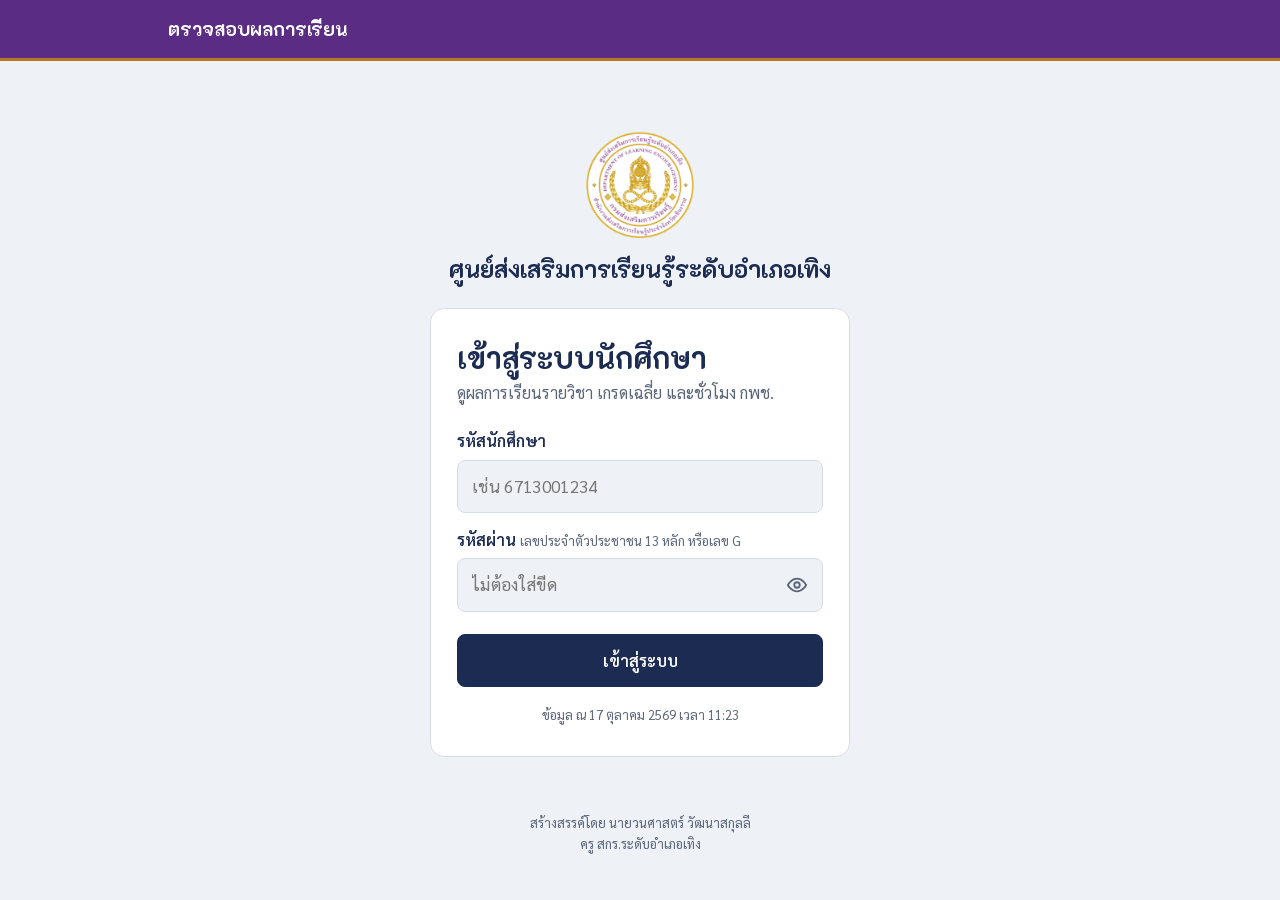
<file: index.html>
<!DOCTYPE html>
<html lang="th">
<head>
<meta charset="utf-8">
<meta name="viewport" content="width=device-width, initial-scale=1, viewport-fit=cover">
<meta name="robots" content="noindex">
<meta name="theme-color" content="#5B2C83">
<title>ตรวจสอบผลการเรียน กศน.</title>
<link rel="icon" href="data:image/svg+xml,<svg xmlns='http://www.w3.org/2000/svg' viewBox='0 0 100 100'><text y='.9em' font-size='90'>🎓</text></svg>">
<link rel="preconnect" href="https://fonts.googleapis.com">
<link rel="preconnect" href="https://fonts.gstatic.com" crossorigin>
<link href="https://fonts.googleapis.com/css2?family=Sarabun:wght@400;500;600;700&family=K2D:wght@500;600;700&display=swap" rel="stylesheet">
<link rel="stylesheet" href="assets/style.css?v=7">
</head>
<body>
<header class="band">
  <div class="wrap">
    <div class="brand">
      <div><b>ตรวจสอบผลการเรียน</b></div>
    </div>
    <div id="bandActions"><button class="btn ghost hidden" id="logoutBtn" type="button">ออกจากระบบ</button></div>
  </div>
</header>

<main id="viewLogin" class="wrap">
  <div class="org">
    <img class="org-logo" src="assets/logo.png" alt="โลโก้ศูนย์ส่งเสริมการเรียนรู้ระดับอำเภอเทิง"
         onerror="this.replaceWith(Object.assign(document.createElement('div'),{className:'org-logo org-seal',textContent:'สกร.'}))">
    <div class="org-name">ศูนย์ส่งเสริมการเรียนรู้ระดับอำเภอเทิง</div>
  </div>
  <form class="login" id="loginForm" autocomplete="off">
    <h1>เข้าสู่ระบบนักศึกษา</h1>
    <p class="lead">ดูผลการเรียนรายวิชา เกรดเฉลี่ย และชั่วโมง กพช.</p>
    <label for="inId">รหัสนักศึกษา</label>
    <input id="inId" type="text" inputmode="numeric" placeholder="เช่น 6713001234" required>
    <label for="inPw">รหัสผ่าน <span class="hint">เลขประจำตัวประชาชน 13 หลัก หรือเลข G</span></label>
    <div class="pw-wrap">
      <input id="inPw" type="password" placeholder="ไม่ต้องใส่ขีด" required>
      <button type="button" class="pw-eye" id="pwEye" aria-label="แสดงรหัสผ่าน" aria-pressed="false" title="แสดงรหัสผ่าน">
        <svg class="eye-open" viewBox="0 0 24 24" width="22" height="22" aria-hidden="true"><path d="M2 12s3.6-7 10-7 10 7 10 7-3.6 7-10 7S2 12 2 12Z" fill="none" stroke="currentColor" stroke-width="2" stroke-linejoin="round"/><circle cx="12" cy="12" r="3" fill="none" stroke="currentColor" stroke-width="2"/></svg>
        <svg class="eye-off" viewBox="0 0 24 24" width="22" height="22" aria-hidden="true"><path d="M3 3l18 18M10.6 5.1A10.6 10.6 0 0 1 12 5c6.4 0 10 7 10 7a17.6 17.6 0 0 1-3.2 4.1M6.6 6.6C3.8 8.4 2 12 2 12s3.6 7 10 7a9.9 9.9 0 0 0 5.4-1.6M9.9 9.9a3 3 0 0 0 4.2 4.2" fill="none" stroke="currentColor" stroke-width="2" stroke-linecap="round" stroke-linejoin="round"/></svg>
      </button>
    </div>
    <button class="btn" id="loginBtn" type="submit">เข้าสู่ระบบ</button>
    <div id="loginMsg" class="msg hidden" role="alert"></div>
    <div class="foot" id="dataStamp"></div>
  </form>
</main>

<main id="viewStudent" class="wrap hidden"></main>

<footer class="credit">
  <div>สร้างสรรค์โดย นายวนศาสตร์ วัฒนาสกุลลี</div>
  <div>ครู สกร.ระดับอำเภอเทิง</div>
</footer>

<script src="assets/core.js?v=7"></script>
<script src="assets/student.js?v=7"></script>
</body>
</html>
</file>
<file: assets/style.css>
:root{
  --bg:#EEF1F6; --surface:#FFFFFF; --ink:#1B2B52; --text:#1E2433; --muted:#5A6479;
  --line:#D6DCE7; --gold:#B7791F; --gold-soft:#F6E7CC; --ok:#2D7A4C; --ok-soft:#DDF0E4;
  --bad:#B0412B; --bad-soft:#F8E1DB; --track:#E3E8F1;
  box-sizing:border-box;
  padding-top:env(safe-area-inset-top,0px); padding-bottom:env(safe-area-inset-bottom,0px);
}
@media (prefers-color-scheme: dark){
  :root:not([data-theme="light"]){
    --bg:#0E1424; --surface:#172039; --ink:#C9D6F5; --text:#E4E8F1; --muted:#9AA4BB;
    --line:#2A3656; --gold:#E0A94A; --gold-soft:#3A2F1A; --ok:#6BC58F; --ok-soft:#173226;
    --bad:#EC8A73; --bad-soft:#3A1F1A; --track:#243052;
  }
}
:root[data-theme="dark"]{
  --bg:#0E1424; --surface:#172039; --ink:#C9D6F5; --text:#E4E8F1; --muted:#9AA4BB;
  --line:#2A3656; --gold:#E0A94A; --gold-soft:#3A2F1A; --ok:#6BC58F; --ok-soft:#173226;
  --bad:#EC8A73; --bad-soft:#3A1F1A; --track:#243052;
}
*,*::before,*::after{box-sizing:inherit}
html{scroll-padding-top:env(safe-area-inset-top,0px)}
body{margin:0;background:var(--bg);color:var(--text);
  font-family:"Sarabun","Leelawadee UI","Thonburi","Tahoma",system-ui,sans-serif;font-size:16px;line-height:1.6;
  font-variant-numeric:tabular-nums}
h1,h2,h3{font-family:"K2D","Sarabun",sans-serif;color:var(--ink);line-height:1.3;margin:0}
button,input{font:inherit}
.wrap{max-width:980px;margin:0 auto;padding:24px 18px 48px}
.hidden{display:none!important}
a{color:var(--ink)}

/* header band */
.band{border-bottom:3px solid var(--gold);background:var(--surface)}
.band .wrap{padding-top:14px;padding-bottom:14px;display:flex;align-items:center;gap:14px;justify-content:space-between}
.brand{display:flex;align-items:center;gap:12px;min-width:0}
.seal{width:40px;height:40px;border-radius:50%;border:2px solid var(--gold);display:grid;place-items:center;
  color:var(--ink);font-family:"K2D","Sarabun",sans-serif;font-weight:700;flex:none}
.brand b{display:block;color:var(--ink);font-size:17px}
.brand span{display:block;color:var(--muted);font-size:13px}
.btn{border:1.5px solid var(--ink);background:var(--ink);color:var(--surface);padding:10px 18px;border-radius:8px;
  cursor:pointer;font-weight:600}
.btn.ghost{background:transparent;color:var(--ink)}
#bandActions .btn{white-space:nowrap;padding:8px 14px}
.btn:disabled{opacity:.5;cursor:not-allowed}
.btn:focus-visible,input:focus-visible,summary:focus-visible,.tab:focus-visible,.drop:focus-visible{outline:3px solid var(--gold);outline-offset:2px}

/* login */
.login{max-width:420px;margin:7vh auto 0;background:var(--surface);border:1px solid var(--line);border-radius:14px;padding:30px 26px}
.login h1{font-size:26px;margin-bottom:4px}
.login p.lead{color:var(--muted);margin:0 0 22px}
label{display:block;font-weight:600;margin:14px 0 6px;color:var(--ink)}
.hint{font-weight:400;color:var(--muted);font-size:13px}
input[type=text],input[type=password]{width:100%;padding:12px 14px;border:1.5px solid var(--line);border-radius:8px;
  background:var(--bg);color:var(--text);font-size:17px;letter-spacing:.02em}
.login .btn{width:100%;margin-top:22px;padding:13px}
.msg{margin-top:14px;padding:10px 12px;border-radius:8px;font-size:15px}
.msg.err{background:var(--bad-soft);color:var(--bad)}
.msg.info{background:var(--gold-soft);color:var(--text)}
.foot{margin-top:18px;color:var(--muted);font-size:13px;text-align:center}
.adminlink{display:block;margin:22px auto 0;background:none;border:none;color:var(--muted);text-decoration:underline;cursor:pointer;font-size:14px}

/* student */
.who{display:grid;grid-template-columns:1fr auto;gap:8px 20px;align-items:end;padding:26px 0 18px;border-bottom:1px solid var(--line)}
.who h1{font-size:clamp(24px,4.4vw,34px)}
.who .meta{color:var(--muted);font-size:15px;margin-top:6px}
.who .meta b{color:var(--text);font-weight:600}
.status{justify-self:end;padding:5px 12px;border-radius:999px;font-weight:600;font-size:14px;background:var(--ok-soft);color:var(--ok);white-space:nowrap}
.status.off{background:var(--track);color:var(--muted)}
.stats{display:grid;grid-template-columns:repeat(3,1fr);gap:0;margin:22px 0 8px;border:1px solid var(--line);border-radius:12px;background:var(--surface);overflow:hidden}
.stat{padding:16px 18px;border-right:1px solid var(--line)}
.stat:last-child{border-right:none}
.stat .k{color:var(--muted);font-size:14px}
.stat .v{font-size:34px;font-weight:700;color:var(--ink);line-height:1.15}
.stat .v small{font-size:16px;color:var(--muted);font-weight:500}
.creditbar{height:8px;border-radius:4px;background:var(--track);margin-top:8px;overflow:hidden}
.creditbar i{display:block;height:100%;background:var(--ink)}
.creditbar i.done{background:var(--ok)}

/* the ruler: กพช. hours */
.ruler{background:var(--surface);border:1px solid var(--line);border-radius:12px;padding:20px 22px 12px;margin:16px 0}
.ruler-head{display:flex;justify-content:space-between;align-items:baseline;gap:12px;flex-wrap:wrap}
.ruler-head h2{font-size:20px}
.ruler-head .big{font-size:40px;font-weight:700;color:var(--ink);line-height:1}
.ruler-head .big small{font-size:17px;color:var(--muted);font-weight:500}
.track{position:relative;height:46px;margin:26px 0 4px}
.track .rail{position:absolute;left:0;right:0;top:10px;height:16px;background:var(--track);border-radius:3px}
.track .fill{position:absolute;left:0;top:10px;height:16px;background:repeating-linear-gradient(90deg,var(--gold) 0 calc(5% - 2px),transparent calc(5% - 2px) 5%);border-radius:3px;transition:width .9s cubic-bezier(.2,.7,.2,1)}
.track .tick{position:absolute;top:28px;width:1px;height:6px;background:var(--muted)}
.track .tick.major{height:10px}
.track .lbl{position:absolute;top:38px;transform:translateX(-50%);font-size:12px;color:var(--muted)}
.track .goal{position:absolute;top:2px;width:2px;height:32px;background:var(--ink)}
.track .goal b{position:absolute;top:-20px;left:50%;transform:translateX(-50%);font-size:12px;color:var(--ink);white-space:nowrap}
.ruler .note{color:var(--muted);font-size:14px;margin:18px 0 6px}
@media (prefers-reduced-motion:reduce){.track .fill{transition:none}}

.tabs{display:flex;gap:4px;margin:28px 0 0;border-bottom:1px solid var(--line);overflow-x:auto}
.tab{border:none;background:none;padding:10px 16px;cursor:pointer;color:var(--muted);font-weight:600;border-bottom:3px solid transparent;margin-bottom:-1px;white-space:nowrap}
.tab[aria-selected=true]{color:var(--ink);border-bottom-color:var(--gold)}
.panel{padding-top:16px}

details.sem{background:var(--surface);border:1px solid var(--line);border-radius:10px;margin-bottom:10px}
details.sem>summary{list-style:none;cursor:pointer;padding:13px 16px;display:flex;justify-content:space-between;gap:12px;align-items:center}
details.sem>summary::-webkit-details-marker{display:none}
details.sem>summary h3{font-size:17px}
details.sem>summary .s-meta{color:var(--muted);font-size:14px;text-align:right}
details.sem>summary .s-meta b{color:var(--ink)}
details.sem>summary::after{content:"";width:9px;height:9px;border-right:2px solid var(--muted);border-bottom:2px solid var(--muted);transform:rotate(45deg);flex:none;margin-left:6px}
details.sem[open]>summary::after{transform:rotate(-135deg)}
.scroll{overflow-x:auto;border-top:1px solid var(--line)}
table{border-collapse:collapse;width:100%;min-width:560px;font-size:15px}
th,td{padding:9px 12px;text-align:left;border-bottom:1px solid var(--line);vertical-align:top}
th{color:var(--muted);font-weight:600;font-size:13px;background:var(--bg)}
tr:last-child td{border-bottom:none}
td.num,th.num{text-align:right}
.code{color:var(--muted);white-space:nowrap}
.grade{display:inline-block;min-width:38px;text-align:center;font-weight:700;padding:1px 8px;border-radius:6px;background:var(--track);color:var(--ink)}
.grade.pass{background:var(--ok-soft);color:var(--ok)}
.grade.fail{background:var(--bad-soft);color:var(--bad)}
.grade.wait{background:transparent;color:var(--muted);font-weight:500}
.tag{font-size:12px;color:var(--muted);border:1px solid var(--line);border-radius:4px;padding:0 5px;white-space:nowrap}
.legend{color:var(--muted);font-size:13px;margin:12px 2px}
.empty{padding:26px;text-align:center;color:var(--muted);background:var(--surface);border:1px dashed var(--line);border-radius:10px}

/* admin */
.admin h1{font-size:26px;margin:26px 0 6px}
.admin .lead{color:var(--muted);margin:0 0 18px}
.card{background:var(--surface);border:1px solid var(--line);border-radius:12px;padding:20px;margin-bottom:16px}
.drop{border:2px dashed var(--line);border-radius:12px;padding:34px 18px;text-align:center;cursor:pointer;background:var(--bg)}
.drop.over{border-color:var(--gold);background:var(--gold-soft)}
.drop b{color:var(--ink);font-size:18px;display:block}
.kv{display:grid;grid-template-columns:repeat(auto-fit,minmax(150px,1fr));gap:12px;margin-top:10px}
.kv div{border-left:3px solid var(--gold);padding:2px 10px}
.kv .k{font-size:13px;color:var(--muted)}
.kv .v{font-size:22px;font-weight:700;color:var(--ink)}
.prog{height:10px;background:var(--track);border-radius:5px;overflow:hidden;margin:10px 0 4px}
.prog i{display:block;height:100%;width:0;background:var(--ink);transition:width .2s}
.log{font-size:14px;color:var(--muted);min-height:1.6em}
.check{display:flex;gap:8px;align-items:flex-start;margin:14px 0;font-weight:400;color:var(--text)}
.check input{margin-top:5px}

@media (max-width:640px){
  .stats{grid-template-columns:1fr}
  .stat{border-right:none;border-bottom:1px solid var(--line)}
  .stat:last-child{border-bottom:none}
  .who{grid-template-columns:1fr}
  .status{justify-self:start}
  .login{margin-top:3vh;padding:24px 18px}
  .band .brand span{display:none}
}

.steps{margin:6px 0 0;padding-left:20px;color:var(--muted);font-size:14px}
.row{display:grid;grid-template-columns:repeat(auto-fit,minmax(180px,1fr));gap:0 14px}
.btnrow{display:flex;gap:10px;flex-wrap:wrap;margin-top:16px}
code{background:var(--track);padding:1px 6px;border-radius:4px;font-size:.92em}
a.btn{text-decoration:none;display:inline-block}

/* ตารางสอบ และ สรุปคุณสมบัติการจบ */
.exam h2,.checklist h2{font-size:20px}
.exam h2 .sub{font-family:"Sarabun",sans-serif;font-size:15px;font-weight:500;color:var(--muted);margin-left:6px}
.exam table{min-width:520px}
.nowrap{white-space:nowrap}
.ck-head{display:flex;justify-content:space-between;align-items:baseline;gap:10px;flex-wrap:wrap}
.ck-count{font-weight:600;color:var(--gold)}
.checklist ul{list-style:none;margin:12px 0 4px;padding:0}
.checklist li{display:grid;grid-template-columns:28px 1fr auto;grid-template-areas:"icon label value" "icon note note";gap:0 12px;
  padding:10px 0;border-bottom:1px solid var(--line);align-items:center}
.checklist li:last-child{border-bottom:none}
.ck-icon{grid-area:icon;width:24px;height:24px;border-radius:50%;display:grid;place-items:center;font-weight:700;font-size:14px;
  border:2px solid var(--line);color:transparent}
.checklist li.ok .ck-icon{background:var(--ok);border-color:var(--ok);color:var(--surface)}
.ck-label{grid-area:label;font-weight:600;color:var(--ink)}
.ck-value{grid-area:value;text-align:right;font-variant-numeric:tabular-nums}
.ck-note{grid-area:note;font-size:13px;color:var(--muted)}
.checklist li.todo .ck-note{color:var(--bad)}
.checklist li.ok .ck-note{color:var(--ok)}
@media (max-width:640px){
  .exam table{min-width:0}
  .exam thead{display:none}
  .exam table,.exam tbody,.exam tr,.exam td{display:block}
  .exam tr{display:grid;grid-template-columns:auto 1fr;gap:2px 10px;padding:10px 4px;border-bottom:1px solid var(--line)}
  .exam tr:last-child{border-bottom:none}
  .exam td{border:none;padding:0}
  .exam td:nth-child(2){text-align:right}
  .exam td:nth-child(3),.exam td:nth-child(4){font-size:14px}
  .checklist li{grid-template-columns:28px 1fr;grid-template-areas:"icon label" "icon value" "icon note"}
  .ck-value{text-align:left;font-size:15px}
}

/* โลโก้และชื่อหน่วยงาน (หน้าเข้าสู่ระบบ) */
.org{text-align:center;margin:5vh auto 0;max-width:420px}
.org-logo{width:108px;height:108px;object-fit:contain;display:block;margin:0 auto}
.org-seal{border-radius:50%;border:3px solid var(--gold);display:grid;place-items:center;
  font-family:"K2D","Sarabun",sans-serif;font-weight:700;font-size:26px;color:var(--ink);background:var(--surface)}
.org-name{margin-top:12px;font-family:"K2D","Sarabun",sans-serif;font-weight:700;font-size:20px;color:var(--ink);line-height:1.4}
#viewLogin .login{margin-top:22px}

/* ปุ่มรูปตา */
.pw-wrap{position:relative}
.pw-wrap input{padding-right:52px}
.pw-eye{position:absolute;right:4px;top:50%;transform:translateY(-50%);width:44px;height:44px;border:none;background:none;
  color:var(--muted);cursor:pointer;display:grid;place-items:center;border-radius:8px}
.pw-eye:hover{color:var(--ink)}
.pw-eye:focus-visible{outline:3px solid var(--gold);outline-offset:0}
.pw-eye .eye-off{display:none}
.pw-eye.on .eye-open{display:none}
.pw-eye.on .eye-off{display:block}

/* ข้อความผู้สร้าง */
.credit{text-align:center;color:var(--muted);font-size:13px;line-height:1.6;padding:8px 18px 28px}
@media (max-width:640px){ .org{margin-top:3vh} .org-logo{width:88px;height:88px} .org-name{font-size:18px} }

.grad-note{margin:16px 0 0}

/* หัวข้อใช้ฟอนต์ K2D */
h1,h2,h3{font-weight:700;letter-spacing:0}
.brand b{font-family:"K2D","Sarabun",sans-serif;font-weight:700;font-size:19px}
.org-name{font-size:24px;font-weight:700;margin-top:14px}
.login h1{font-size:30px;line-height:1.25}
.who h1{font-size:clamp(26px,4.6vw,36px)}
.ruler-head h2,.exam h2,.checklist h2{font-size:21px}
details.sem>summary h3{font-size:18px}
.tab{font-family:"K2D","Sarabun",sans-serif;font-size:16px}
@media (max-width:640px){ .org-name{font-size:21px} .login h1{font-size:26px} }

/* แถบหัวสีม่วง (โทนเดียวกับโลโก้ กศน./สกร.) */
:root{--band:#5B2C83;--band-ink:#FFFFFF}
@media (prefers-color-scheme: dark){ :root:not([data-theme="light"]){--band:#3E1D5C} }
:root[data-theme="dark"]{--band:#3E1D5C}
.band{background:var(--band);border-bottom:3px solid var(--gold)}
.band .brand b{color:var(--band-ink)}
#bandActions .btn.ghost{color:var(--band-ink);border-color:rgba(255,255,255,.75);background:transparent}
#bandActions .btn.ghost:hover{background:rgba(255,255,255,.12)}
#bandActions .btn:focus-visible{outline-color:#F2C46D}
</file>
